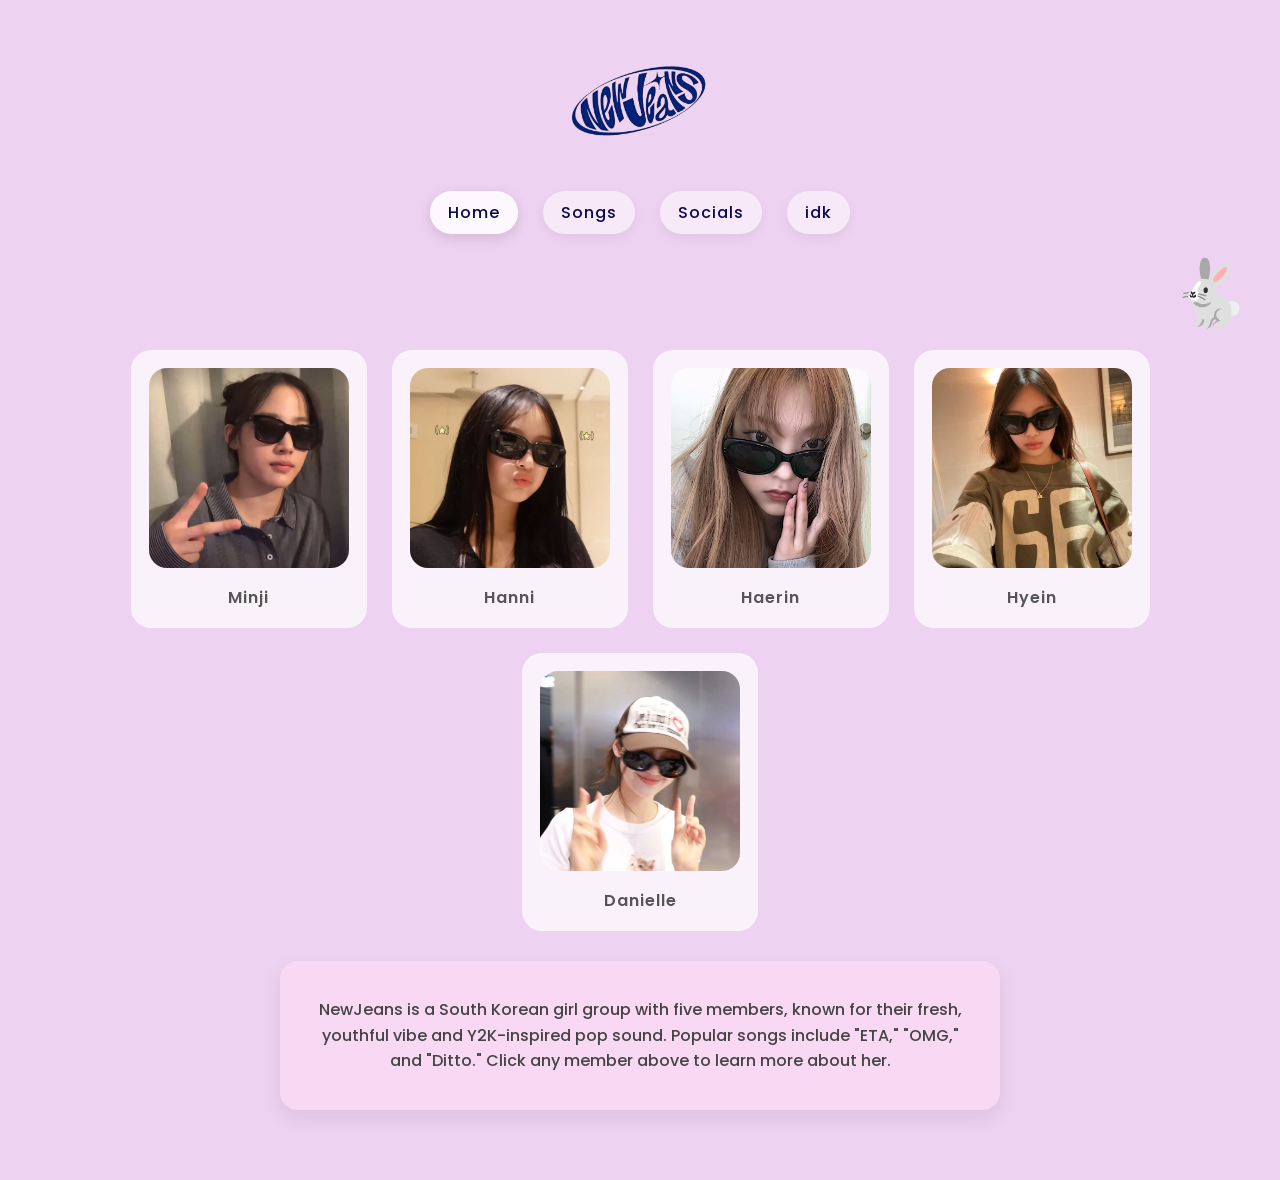
<file: index.html>
<!DOCTYPE html>
<html lang="en">
<head>
    <meta charset="UTF-8">
    <meta name="viewport" content="width=device-width, initial-scale=1.0">
    <meta name="description" content="A fan site celebrating NewJeans members, songs, and socials.">
    <title>NewJeans Fan Site</title>
    <link rel="preconnect" href="https://fonts.googleapis.com">
    <link href="https://fonts.googleapis.com/css2?family=Poppins:wght@400;500;600;700&display=swap" rel="stylesheet">
    <link rel="stylesheet" href="style.css">
</head>
<body>

  <header>
    <img src="photos/newjeanslogo.png" alt="NewJeans logo" id="logo">
  </header>

  <nav id="nav-bar">
    <div id="pages">
      <ul>
        <li><a href="index.html" class="active-link">Home</a></li>
        <li><a href="songs.html">Songs</a></li>
        <li><a href="socials.html">Socials</a></li>
        <li><a href="idk">idk</a></li>
      </ul>
    </div>
  </nav>

  <p id="emoji">🐇</p>

  <main id="container">
    <div id="idols">

      <div id="minji" class="character" data-idol="minji" tabindex="0">
        <img src="photos/minji.jpg" alt="Minji of NewJeans" data-idol="minji">
        <div class="description">Minji</div>
      </div>

      <div id="hanni" class="character" data-idol="hanni" tabindex="0">
        <img src="photos/hanni.jpg" alt="Hanni of NewJeans" data-idol="hanni">
        <div class="description">Hanni</div>
      </div>

      <div id="haerin" class="character" data-idol="haerin" tabindex="0">
        <img src="photos/haerinN.jpg" alt="Haerin of NewJeans" data-idol="haerin">
        <div class="description">Haerin</div>
      </div>

      <div id="hyein" class="character" data-idol="hyein" tabindex="0">
        <img src="photos/hyein.jpg" alt="Hyein of NewJeans" data-idol="hyein">
        <div class="description">Hyein</div>
      </div>

      <div id="dani" class="character" data-idol="dani" tabindex="0">
        <img src="photos/dani.jpg" alt="Danielle of NewJeans" data-idol="dani">
        <div class="description">Danielle</div>
      </div>

    </div>

    <div id="info">
      <p id="details">
        NewJeans is a South Korean girl group with five members, known for their fresh,
        youthful vibe and Y2K-inspired pop sound. Popular songs include "ETA," "OMG,"
        and "Ditto." Click any member above to learn more about her.
      </p>
    </div>
  </main>

  <script src="index.js"></script>
</body>
</html>
</file>
<file: style.css>
:root {
  --bg-color: 218, 156, 226;
}

@keyframes fadeIn {
  to {
    opacity: 1;
  }
}

* {
  box-sizing: border-box;
}

body {
  margin: 0;
  font-family: 'Poppins', 'Trebuchet MS', sans-serif;
  background-color: rgba(var(--bg-color), 0.45);
  transition: background-color 0.6s ease;
  min-height: 100vh;
}

#logo {
  width: 160px;
  height: 160px;
  object-fit: contain;
  display: block;
  margin: 20px auto 0;
}

nav#nav-bar {
  position: sticky;
  top: 0;
  z-index: 10;
}

ul {
  list-style: none;
  display: flex;
  justify-content: center;
  gap: 25px;
  padding: 0;
  margin: 20px auto;
  flex-wrap: wrap;
}

li {
  float: none;
}

ul a {
  padding: 10px 18px;
  letter-spacing: 1px;
  border-radius: 999px;
  font-weight: 500;
  color: rgb(10, 10, 78);
  text-decoration: none;
  background: rgba(255, 255, 255, 0.5);
  backdrop-filter: blur(6px);
  box-shadow: 0 4px 12px rgba(0, 0, 0, 0.06);
  transition: all 0.3s ease;
}

ul a.active-link {
  background: rgba(255, 255, 255, 0.85);
  box-shadow: 0 4px 14px rgba(0, 0, 0, 0.12);
}

ul a:hover {
  background: rgba(255, 220, 245, 0.9);
  transform: translateY(-2px);
  box-shadow: 0 6px 18px rgba(157, 157, 243, 0.5);
  text-decoration: underline;
  text-underline-offset: 4px;
}

ul a:active {
  transform: scale(0.95);
}

#emoji {
  font-size: 4rem;
  text-align: right;
  margin: 10px 30px 0 0;
  transition: transform 0.3s ease;
}

#container {
  padding: 0 20px 40px;
}

#idols {
  display: flex;
  justify-content: center;
  align-items: stretch;
  gap: 25px;
  flex-wrap: wrap;
  margin-top: 10px;
}

.character {
  background: rgba(255, 255, 255, 0.7);
  backdrop-filter: blur(8px);
  border-radius: 20px;
  padding: 15px;
  text-align: center;
  cursor: pointer;
  border: 3px solid transparent;
  transition: transform 0.3s ease, box-shadow 0.3s ease, border-color 0.3s ease;
  opacity: 0;
  animation: fadeIn 0.6s ease forwards;
}

.character:nth-of-type(1) { animation-delay: 0.1s; }
.character:nth-of-type(2) { animation-delay: 0.2s; }
.character:nth-of-type(3) { animation-delay: 0.3s; }
.character:nth-of-type(4) { animation-delay: 0.4s; }
.character:nth-of-type(5) { animation-delay: 0.5s; }

.character:hover {
  box-shadow: 0px 10px 30px 3px rgb(157, 157, 243);
  transform: translateY(-8px);
}

.character:focus-visible {
  outline: none;
  border-color: rgb(157, 157, 243);
}

.character.active {
  border-color: rgba(var(--bg-color), 0.9);
  box-shadow: 0px 8px 24px rgba(var(--bg-color), 0.6);
}

.character img {
  width: 200px;
  height: 200px;
  border-radius: 18px;
  object-fit: cover;
  pointer-events: none; /* clicks handled by parent .character */
  transition: 0.3s ease;
}

.character:hover img {
  transform: scale(1.05);
}

.description {
  margin-top: 10px;
  font-weight: 600;
  color: #555;
  letter-spacing: 1px;
}

#info {
  max-width: 720px;
  margin: 30px auto;
  background: rgba(255, 220, 245, 0.6);
  padding: 20px 30px;
  border-radius: 18px;
  text-align: center;
  box-shadow: 0 8px 20px rgba(0, 0, 0, 0.08);
  transition: background 0.5s ease;
}

#details {
  font-weight: 500;
  color: #444;
  line-height: 1.6;
  transition: opacity 0.18s ease;
}

#details.fading {
  opacity: 0;
}

/* Songs page: MV player */
#player-wrap {
  max-width: 720px;
  margin: 30px auto 20px;
  text-align: center;
}

#video-frame {
  position: relative;
  width: 100%;
  padding-top: 56.25%; /* 16:9 aspect ratio */
  border-radius: 18px;
  overflow: hidden;
  box-shadow: 0 8px 24px rgba(0, 0, 0, 0.15);
  background: #000;
}

#video-frame iframe {
  position: absolute;
  top: 0;
  left: 0;
  width: 100%;
  height: 100%;
  border: 0;
}

#now-playing {
  margin-top: 14px;
  font-weight: 600;
  color: #444;
}

#now-playing-title {
  color: rgb(157, 110, 200);
}

#song-list {
  max-width: 720px;
  margin: 0 auto 20px;
  display: flex;
  flex-direction: column;
  gap: 10px;
}

.song {
  background: rgba(255, 255, 255, 0.6);
  backdrop-filter: blur(6px);
  border-radius: 14px;
  padding: 14px 20px;
  font-weight: 500;
  color: #444;
  cursor: pointer;
  border: 2px solid transparent;
  transition: all 0.25s ease;
}

.song:hover {
  background: rgba(255, 220, 245, 0.8);
  transform: translateX(4px);
}

.song.active {
  border-color: rgb(157, 110, 200);
  background: rgba(255, 220, 245, 0.9);
  font-weight: 600;
}

#more-link {
  text-align: center;
  margin: 20px auto 40px;
  color: #555;
}

#more-link a {
  color: rgb(157, 110, 200);
  font-weight: 600;
  text-decoration: none;
}

#more-link a:hover {
  text-decoration: underline;
}

/* Responsive breakpoints */
@media (max-width: 900px) {
  .character img {
    width: 150px;
    height: 150px;
  }
}

@media (max-width: 600px) {
  #logo {
    width: 120px;
    height: 120px;
  }

  ul {
    gap: 12px;
  }

  ul a {
    padding: 8px 14px;
    font-size: 0.9rem;
  }

  #idols {
    gap: 15px;
  }

  .character img {
    width: 42vw;
    height: 42vw;
    max-width: 160px;
    max-height: 160px;
  }

  #emoji {
    font-size: 3rem;
    margin-right: 20px;
  }

  #info {
    margin: 20px 15px;
    padding: 16px 20px;
  }
}

@media (max-width: 380px) {
  .character img {
    width: 38vw;
    height: 38vw;
  }
}
</file>
